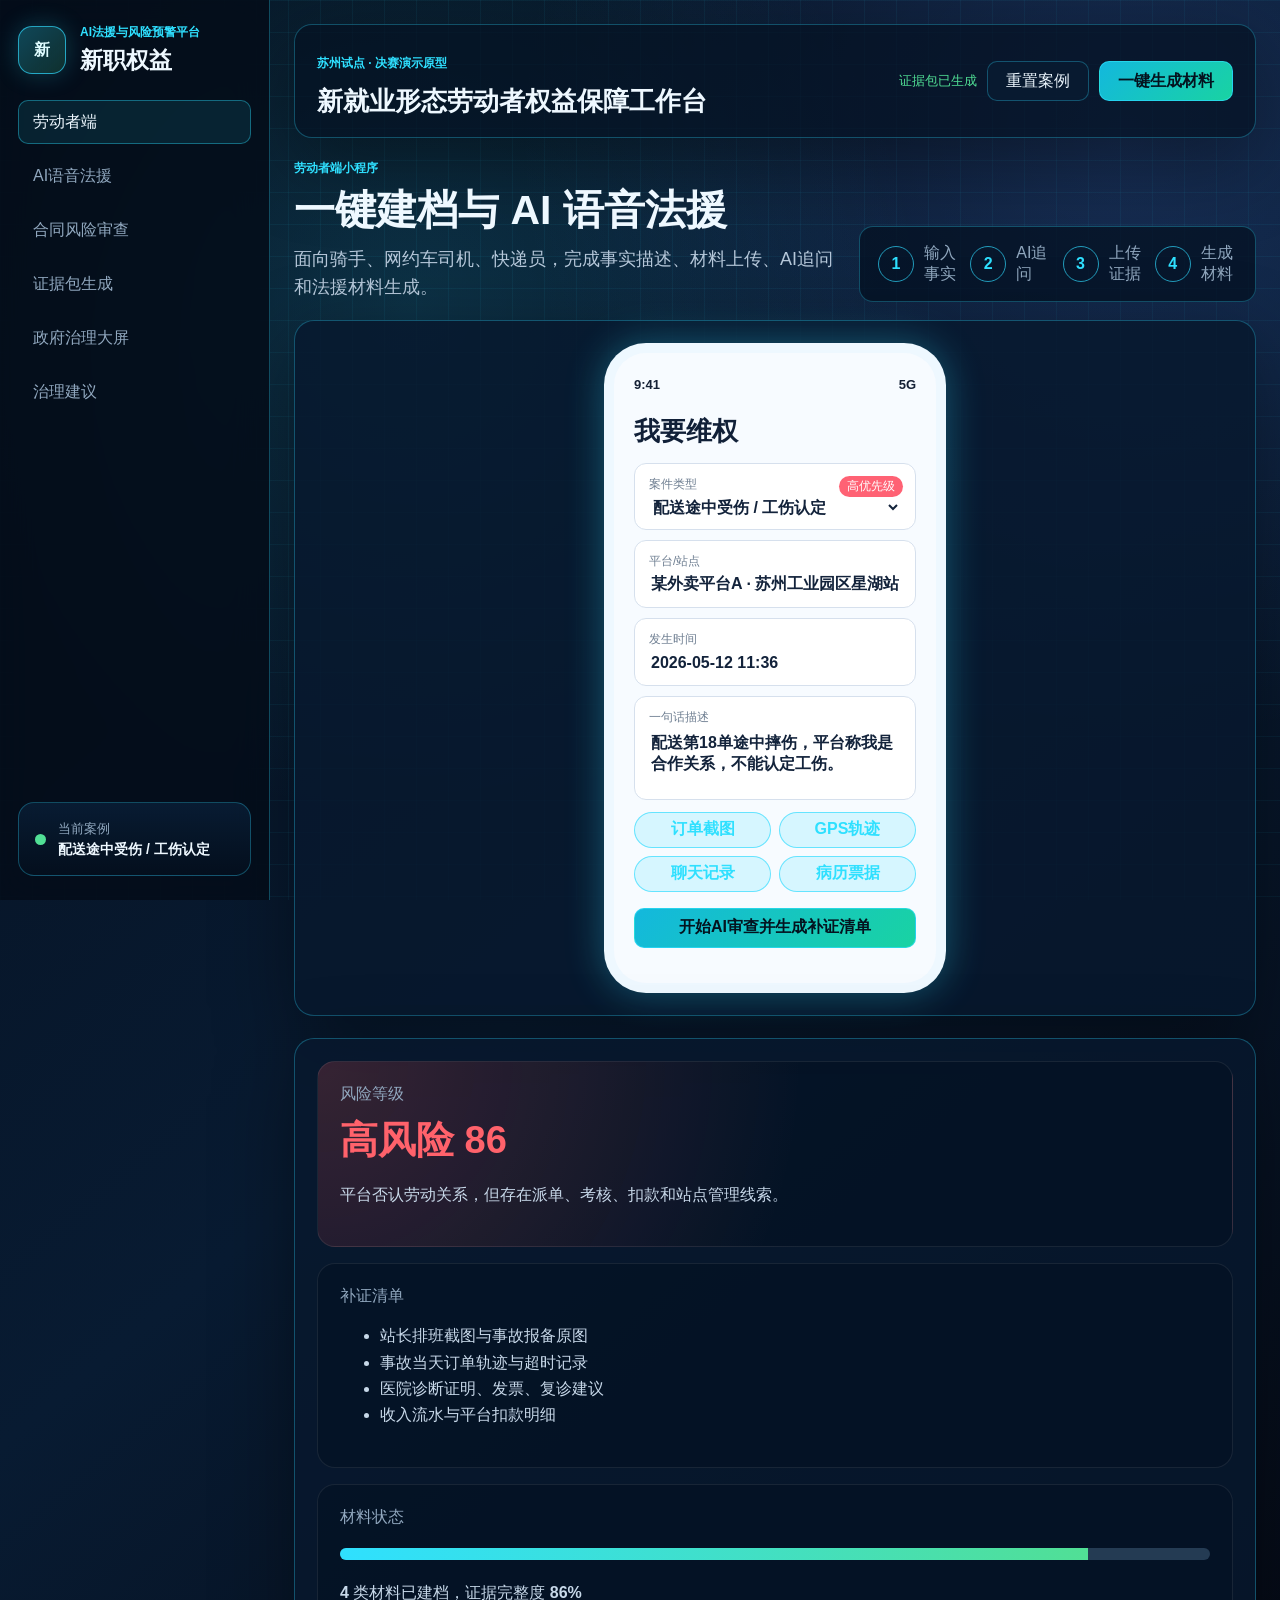
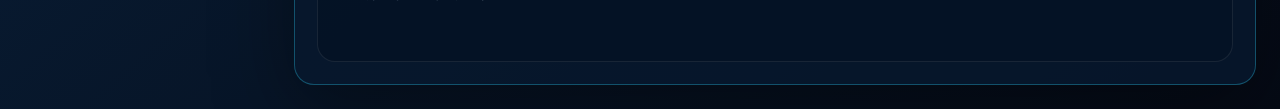
<file: index.html>
<!doctype html>
<html lang="zh-CN">
  <head>
    <meta charset="UTF-8" />
    <meta name="viewport" content="width=device-width, initial-scale=1.0" />
    <title>新职权益 · AI法援与风险预警平台</title>
    <meta http-equiv="refresh" content="0; url=./usable-platform.html?v=3" />
    <script>
      window.location.replace("./usable-platform.html?v=3");
    </script>
  </head>
  <body>
    <p>正在打开新职权益平台...</p>
  </body>
</html>
</file>
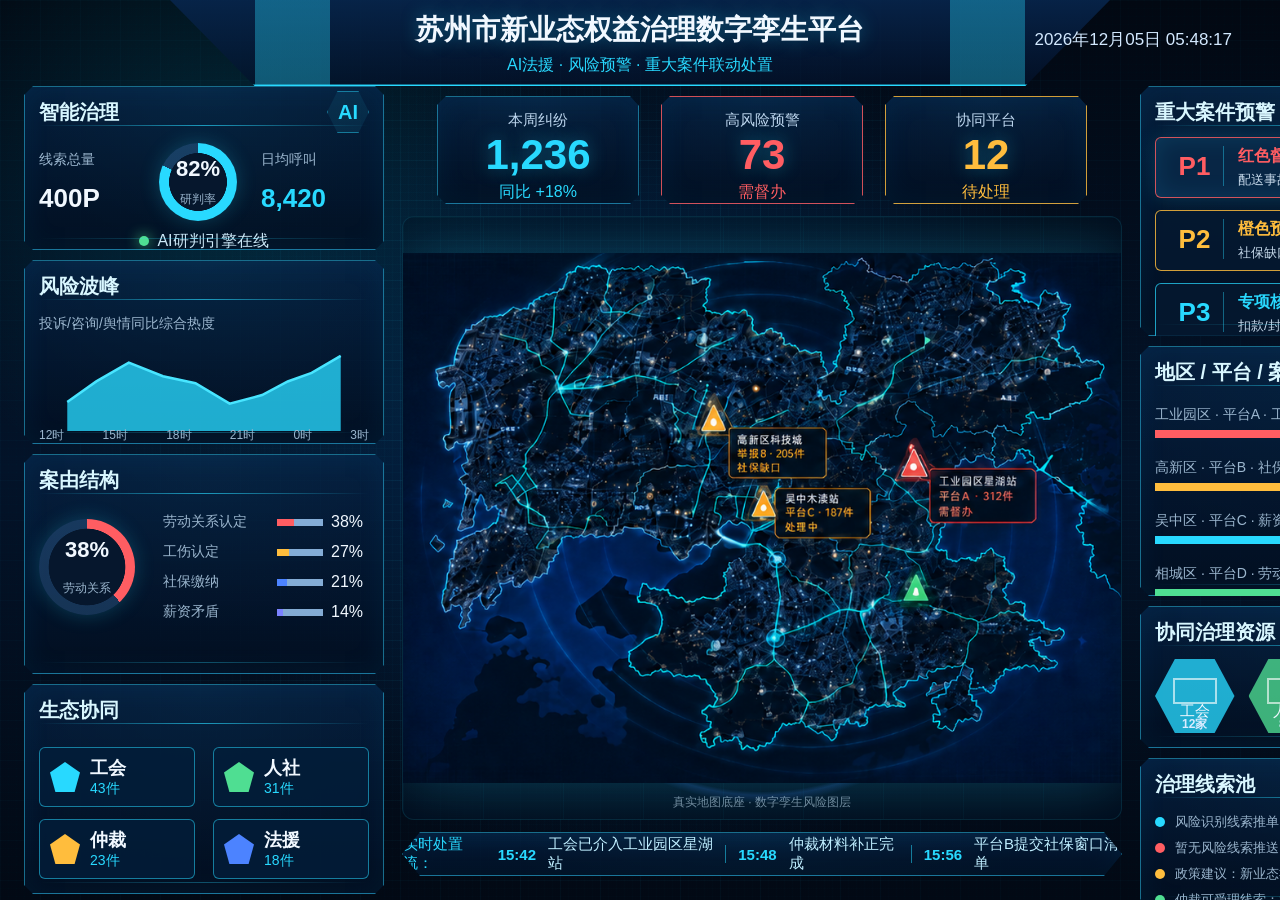
<file: gov-digital-twin-platform.html>
<!doctype html>
<html lang="zh-CN">
  <head>
    <meta charset="UTF-8" />
    <meta name="viewport" content="width=device-width, initial-scale=1.0" />
    <title>苏州市新业态权益治理数字孪生平台</title>
    <link rel="stylesheet" href="./gov-dashboard.css" />
  </head>
  <body>
    <div class="twin-platform">
      <header class="cockpit-header">
        <div class="header-frame" aria-hidden="true"></div>
        <div class="header-copy">
          <h1>苏州市新业态权益治理数字孪生平台</h1>
          <p>AI法援 · 风险预警 · 重大案件联动处置</p>
        </div>
        <time id="currentTime">2026年05月28日 16:30:00</time>
      </header>

      <main class="screen-grid">
        <aside class="left-rail">
          <section class="tech-card smart-card">
            <div class="card-title">
              <span>智能治理</span>
              <b>AI</b>
            </div>
            <div class="smart-layout">
              <div>
                <small>线索总量</small>
                <strong>400P</strong>
              </div>
              <div class="ring-meter" style="--value: 82">
                <span>82%</span>
                <em>研判率</em>
              </div>
              <div>
                <small>日均呼叫</small>
                <strong class="cyan">8,420</strong>
              </div>
            </div>
            <p class="online-state"><i></i>AI研判引擎在线</p>
          </section>

          <section class="tech-card wave-card">
            <div class="card-title"><span>风险波峰</span></div>
            <p>投诉/咨询/舆情同比综合热度</p>
            <svg viewBox="0 0 320 110" class="wave-chart" aria-hidden="true">
              <path class="area" d="M0,76 L34,52 L72,30 L112,46 L150,54 L190,78 L228,68 L258,52 L286,42 L320,22 L320,110 L0,110 Z" />
              <path class="line" d="M0,76 L34,52 L72,30 L112,46 L150,54 L190,78 L228,68 L258,52 L286,42 L320,22" />
            </svg>
            <div class="axis-labels">
              <span>12时</span><span>15时</span><span>18时</span><span>21时</span><span>0时</span><span>3时</span>
            </div>
          </section>

          <section class="tech-card cause-card">
            <div class="card-title"><span>案由结构</span></div>
            <div class="cause-layout">
              <div class="donut">
                <span>38%</span>
                <em>劳动关系</em>
              </div>
              <div class="cause-bars">
                <div class="cause-item" style="--w: 38%; --c: var(--red)"><span>劳动关系认定</span><i></i><b>38%</b></div>
                <div class="cause-item" style="--w: 27%; --c: var(--amber)"><span>工伤认定</span><i></i><b>27%</b></div>
                <div class="cause-item" style="--w: 21%; --c: var(--blue)"><span>社保缴纳</span><i></i><b>21%</b></div>
                <div class="cause-item" style="--w: 14%; --c: var(--violet)"><span>薪资矛盾</span><i></i><b>14%</b></div>
              </div>
            </div>
          </section>

          <section class="tech-card ecology-card">
            <div class="card-title"><span>生态协同</span></div>
            <div class="agency-grid">
              <div><i class="people"></i><strong>工会</strong><span>43件</span></div>
              <div><i class="people green"></i><strong>人社</strong><span>31件</span></div>
              <div><i class="book"></i><strong>仲裁</strong><span>23件</span></div>
              <div><i class="law"></i><strong>法援</strong><span>18件</span></div>
            </div>
            <p>证据链、咨询、调解、仲裁材料目录统一同步。</p>
          </section>
        </aside>

        <section class="center-stage">
          <div class="kpi-strip">
            <article>
              <span>本周纠纷</span>
              <strong>1,236</strong>
              <em>同比 +18%</em>
            </article>
            <article class="danger">
              <span>高风险预警</span>
              <strong>73</strong>
              <em>需督办</em>
            </article>
            <article class="amber">
              <span>协同平台</span>
              <strong>12</strong>
              <em>待处理</em>
            </article>
          </div>

          <div class="map-shell reference-map-mode" aria-label="苏州新业态权益治理数字孪生地图">
            <div class="map-glow" aria-hidden="true"></div>
            <img class="twin-map-core" src="./reference-map-core.png" alt="深色数字孪生苏州地图" />

            <div class="risk-pin red" style="left: 70%; top: 43%"></div>
            <div class="risk-label red" style="left: 72.5%; top: 45%">
              <strong>工业园区星湖站</strong>
              <span>平台A · 312件</span>
              <em>需督办</em>
            </div>

            <div class="risk-pin amber" style="left: 51%; top: 36%"></div>
            <div class="risk-label amber" style="left: 54%; top: 37%">
              <strong>高新区科技城</strong>
              <span>举报8 · 205件</span>
              <em>社保缺口</em>
            </div>

            <div class="risk-pin amber small" style="left: 57%; top: 52%"></div>
            <div class="risk-label amber small-label" style="left: 60%; top: 52%">
              <strong>吴中木渎站</strong>
              <span>平台C · 187件</span>
              <em>处理中</em>
            </div>

            <div class="risk-pin green small" style="left: 71%; top: 66%"></div>
            <div class="map-callout">
              <h2>红色督办中心</h2>
              <p>平台A星湖站：7日内5起配送事故报备。AI关联免责条款、夜间高峰派单与事故报备缺失，建议工会/人社/仲裁联动核查。</p>
            </div>
            <p class="map-attribution">真实地图底座 · 数字孪生风险图层</p>
          </div>

          <div class="live-ticker">
            <span>实时处置流：</span>
            <b>15:42</b> 工会已介入工业园区星湖站
            <i></i>
            <b>15:48</b> 仲裁材料补正完成
            <i></i>
            <b>15:56</b> 平台B提交社保窗口清单
          </div>
        </section>

        <aside class="right-rail">
          <section class="tech-card alert-card">
            <div class="card-title"><span>重大案件预警</span></div>
            <button class="case-alert red active" type="button" data-case="red">
              <b>P1</b>
              <span><strong>红色督办 · 工业园区星湖站</strong><em>配送事故多发，争议聚集需核查</em></span>
            </button>
            <button class="case-alert amber" type="button" data-case="amber">
              <b>P2</b>
              <span><strong>橙色预警 · 高新区科技城</strong><em>社保缺口波动环比 +42%</em></span>
            </button>
            <button class="case-alert cyan" type="button" data-case="cyan">
              <b>P3</b>
              <span><strong>专项核查 · 吴中木渎站</strong><em>扣款/封号争议处理中</em></span>
            </button>
          </section>

          <section class="tech-card cluster-card">
            <div class="card-title"><span>地区 / 平台 / 案由聚集</span></div>
            <div class="cluster-row" style="--w: 92%; --c: var(--red)">
              <span>工业园区 · 平台A · 工伤/欠薪</span><b>92</b>
            </div>
            <div class="cluster-row" style="--w: 74%; --c: var(--amber)">
              <span>高新区 · 平台B · 社保缴纳</span><b>74</b>
            </div>
            <div class="cluster-row" style="--w: 63%; --c: var(--cyan)">
              <span>吴中区 · 平台C · 薪资矛盾</span><b>63</b>
            </div>
            <div class="cluster-row" style="--w: 56%; --c: var(--green)">
              <span>相城区 · 平台D · 劳动关系认定</span><b>56</b>
            </div>
          </section>

          <section class="tech-card resource-card">
            <div class="card-title"><span>协同治理资源</span></div>
            <div class="resource-grid">
              <div class="hex cyan"><span>工会</span><b>12家</b></div>
              <div class="hex green"><span>人社</span><b>8家</b></div>
              <div class="hex amber"><span>仲裁</span><b>6家</b></div>
              <div class="hex blue"><span>法援</span><b>7家</b></div>
            </div>
          </section>

          <section class="tech-card clue-card">
            <div class="card-title"><span>治理线索池</span></div>
            <ul>
              <li><i class="cyan-dot"></i>风险识别线索推单已生成</li>
              <li><i class="red-dot"></i>暂无风险线索推送 5 个</li>
              <li><i class="amber-dot"></i>政策建议：新业态社保补贴试点</li>
              <li><i class="green-dot"></i>仲裁可受理线索：23条</li>
            </ul>
          </section>
        </aside>
      </main>
    </div>

    <script src="./gov-dashboard.js"></script>
  </body>
</html>
</file>
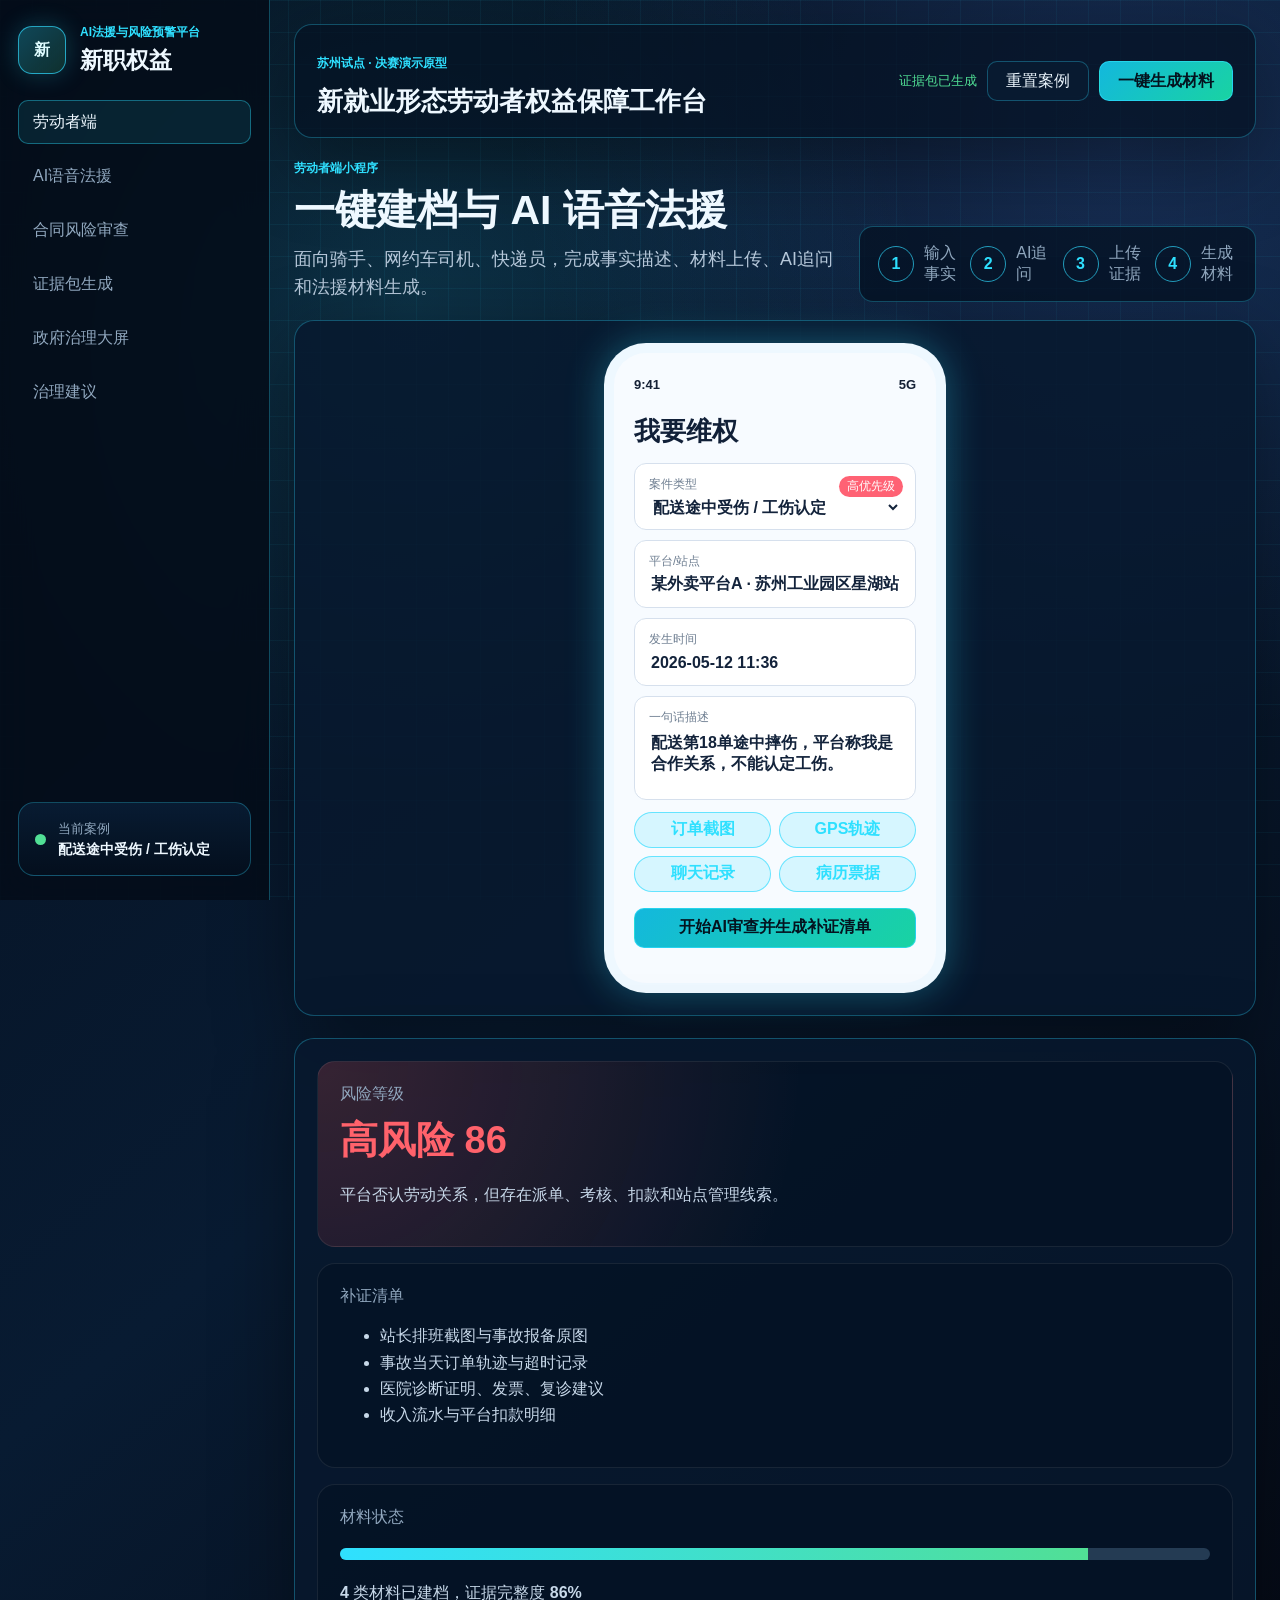
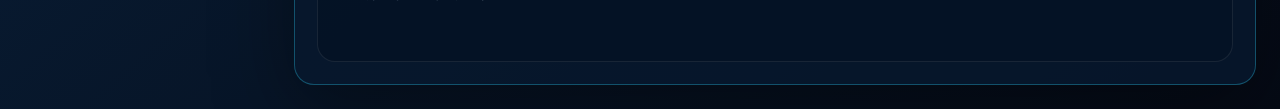
<file: usable-platform.html>
<!doctype html>
<html lang="zh-CN">
  <head>
    <meta charset="UTF-8" />
    <meta name="viewport" content="width=device-width, initial-scale=1.0" />
    <title>新职权益 · AI法援与风险预警平台</title>
    <link rel="stylesheet" href="./usable-platform.css" />
  </head>
  <body>
    <div class="platform-shell">
      <aside class="platform-sidebar">
        <div class="brand-block">
          <div class="brand-icon">新</div>
          <div>
            <span>AI法援与风险预警平台</span>
            <strong>新职权益</strong>
          </div>
        </div>
        <nav class="side-nav" aria-label="主导航">
          <button class="active" type="button" data-page="worker">劳动者端</button>
          <button type="button" data-page="chat">AI语音法援</button>
          <button type="button" data-page="contract">合同风险审查</button>
          <button type="button" data-page="evidence">证据包生成</button>
          <button type="button" data-page="govern">政府治理大屏</button>
          <button type="button" data-page="policy">治理建议</button>
        </nav>
        <div class="case-mini">
          <span class="status-dot"></span>
          <div>
            <small>当前案例</small>
            <b id="miniCaseName">配送途中受伤 / 工伤认定</b>
          </div>
        </div>
      </aside>

      <main class="platform-main">
        <header class="platform-topbar">
          <div>
            <p>苏州试点 · 决赛演示原型</p>
            <h1>新就业形态劳动者权益保障工作台</h1>
          </div>
          <div class="topbar-actions">
            <span id="saveState">未保存</span>
            <button class="secondary" id="resetDemo" type="button">重置案例</button>
            <button class="primary" id="quickRun" type="button">一键生成材料</button>
          </div>
        </header>

        <section class="page active" id="page-worker">
          <div class="hero-row">
            <div>
              <span class="page-kicker">劳动者端小程序</span>
              <h2>一键建档与 AI 语音法援</h2>
              <p>面向骑手、网约车司机、快递员，完成事实描述、材料上传、AI追问和法援材料生成。</p>
            </div>
            <div class="workflow-strip">
              <b>1</b><span>输入事实</span><b>2</b><span>AI追问</span><b>3</b><span>上传证据</span><b>4</b><span>生成材料</span>
            </div>
          </div>

          <div class="worker-grid">
            <section class="phone-panel">
              <div class="phone-frame">
                <div class="phone-status"><span>9:41</span><span>5G</span></div>
                <h3>我要维权</h3>
                <div class="field-card">
                  <small>案件类型</small>
                  <select id="caseType">
                    <option>配送途中受伤 / 工伤认定</option>
                    <option>平台扣款 / 薪资争议</option>
                    <option>社保缺失 / 参保咨询</option>
                    <option>劳动关系认定</option>
                  </select>
                  <em>高优先级</em>
                </div>
                <label class="field-card">
                  <small>平台/站点</small>
                  <input id="platformName" value="某外卖平台A · 苏州工业园区星湖站" />
                </label>
                <label class="field-card">
                  <small>发生时间</small>
                  <input id="incidentTime" value="2026-05-12 11:36" />
                </label>
                <label class="field-card">
                  <small>一句话描述</small>
                  <textarea id="caseDesc">配送第18单途中摔伤，平台称我是合作关系，不能认定工伤。</textarea>
                </label>
                <div class="upload-grid">
                  <button type="button" data-evidence="订单截图">订单截图</button>
                  <button type="button" data-evidence="GPS轨迹">GPS轨迹</button>
                  <button type="button" data-evidence="聊天记录">聊天记录</button>
                  <button type="button" data-evidence="病历票据">病历票据</button>
                </div>
                <button class="wide-action" id="startCase" type="button">开始AI审查并生成补证清单</button>
              </div>
            </section>

            <section class="worker-output">
              <div class="output-card hot">
                <span>风险等级</span>
                <strong id="workerRisk">高风险 86</strong>
                <p id="workerRiskText">平台否认劳动关系，但存在派单、考核、扣款和站点管理线索。</p>
              </div>
              <div class="output-card">
                <span>补证清单</span>
                <ul id="supplementList">
                  <li>站长排班截图与事故报备原图</li>
                  <li>事故当天订单轨迹与超时记录</li>
                  <li>医院诊断证明、发票、复诊建议</li>
                  <li>收入流水与平台扣款明细</li>
                </ul>
              </div>
              <div class="output-card">
                <span>材料状态</span>
                <div class="material-progress"><i style="--w: 86%"></i></div>
                <p><b id="materialCount">4</b> 类材料已建档，证据完整度 <b id="evidenceScore">86%</b></p>
              </div>
            </section>
          </div>
        </section>

        <section class="page" id="page-chat">
          <div class="page-head"><span class="page-kicker">AI Legal Assistant</span><h2>AI 语音法援顾问</h2></div>
          <div class="chat-grid">
            <section class="voice-card">
              <h3>正在语音问诊</h3>
              <div class="waveform" aria-hidden="true"><i></i><i></i><i></i><i></i><i></i><i></i><i></i><i></i><i></i><i></i></div>
              <button class="primary" id="continueVoice" type="button">继续语音</button>
              <button class="secondary" id="generateLegal" type="button">生成材料</button>
            </section>
            <section class="chat-card">
              <div class="message user">平台说我是合作关系，不能认定工伤，我该怎么办？</div>
              <div class="message ai">先固定三类证据：平台管理控制、事故发生于配送任务中、收入结算与考核扣款。</div>
              <div class="message ai">我已生成：补证清单、仲裁申请摘要、律师复核提示。</div>
              <div class="message system" id="chatDynamic">下一步：补充站长排班截图与事故报备原图。</div>
            </section>
            <section class="legal-output-card">
              <h3>本案法援输出</h3>
              <article><b>争议焦点</b><span>平台是否对骑手形成实际管理控制</span></article>
              <article><b>主张路径</b><span>确认劳动关系；或主张职业伤害保障责任</span></article>
              <article><b>时限提醒</b><span>事故材料建议在48小时内完成固化</span></article>
            </section>
          </div>
        </section>

        <section class="page" id="page-contract">
          <div class="page-head"><span class="page-kicker">合同审查 Agent</span><h2>NLP 条款解析与替代建议</h2></div>
          <div class="contract-grid">
            <section class="contract-editor">
              <textarea id="contractText">第2.1条 双方为合作承揽关系，不构成劳动关系。
第4.3条 乙方应接受平台派单、站点排班和配送时效考核。
第6.4条 配送途中发生事故由乙方自行承担，平台不承担任何责任。
第8.2条 平台可根据运营规则单方调整结算标准并扣除服务费用。</textarea>
              <button class="primary" id="reviewContract" type="button">开始审查</button>
            </section>
            <section class="contract-result">
              <div class="risk-summary"><b id="contractScore">高风险 92</b><span>识别到 4 项关键风险条款</span></div>
              <div id="clauseList" class="clause-list"></div>
            </section>
          </div>
        </section>

        <section class="page" id="page-evidence">
          <div class="page-head"><span class="page-kicker">证据链 Agent</span><h2>多源材料固化与哈希存证</h2></div>
          <div class="evidence-grid">
            <section class="evidence-source">
              <button type="button" data-evidence="接单记录">接单记录</button>
              <button type="button" data-evidence="聊天记录">聊天记录</button>
              <button type="button" data-evidence="支付记录">支付记录</button>
              <button type="button" data-evidence="定位轨迹">定位轨迹</button>
              <button type="button" data-evidence="医疗票据">医疗票据</button>
              <button type="button" data-evidence="事故报备">事故报备</button>
              <button class="primary" id="buildEvidence" type="button">生成证据包</button>
            </section>
            <section class="evidence-package">
              <div class="evidence-meta">
                <article><span>证据完整度</span><b id="packageScore">86%</b></article>
                <article><span>材料数量</span><b id="packageCount">6类23项</b></article>
                <article><span>可读摘要</span><b>已生成</b></article>
              </div>
              <div class="timeline-list" id="evidenceTimeline"></div>
              <button class="secondary" id="downloadPackage" type="button">下载证据包 JSON</button>
            </section>
          </div>
        </section>

        <section class="page" id="page-govern">
          <div class="page-head"><span class="page-kicker">Government Twin</span><h2>政府治理数字孪生大屏</h2></div>
          <div class="govern-frame"><iframe title="政府治理数字孪生大屏" src="./gov-digital-twin-platform.html"></iframe></div>
        </section>

        <section class="page" id="page-policy">
          <div class="page-head"><span class="page-kicker">治理建议 Agent</span><h2>数据驱动法规与治理建议</h2></div>
          <div class="policy-grid">
            <section class="signal-chain">
              <h3>数据证据链</h3>
              <article><b>01</b><span>劳动关系认定争议占38%</span></article>
              <article><b>02</b><span>事故报备材料48小时后缺失率上升31%</span></article>
              <article><b>03</b><span>社保缺口咨询集中于3类平台协议</span></article>
              <article><b>04</b><span>扣款/封号争议与规则变更日志相关</span></article>
            </section>
            <section class="recommendations">
              <article class="red"><b>平台协议合规专项审查</b><p>建立协议备案与高风险条款红线审查清单。</p><em>依据：高风险条款触发 437 次</em></article>
              <article class="amber"><b>职业伤害保障快速认定通道</b><p>对配送途中事故建立48小时证据固化入口。</p><em>预计：证据完整度提升 30%+</em></article>
              <article class="cyan"><b>新业态社保缺口分层补贴试点</b><p>按平台类型、收入区间、从业时长形成分担建议。</p><em>目标：重点区域覆盖 10万人</em></article>
              <article class="green"><b>平台算法管理透明度要求</b><p>保留派单、考核、封禁、扣款规则变更日志。</p><em>效果：事实核验周期下降 40%</em></article>
            </section>
          </div>
        </section>
      </main>
    </div>

    <div class="toast" id="toast"></div>
    <script src="./usable-platform.js?v=3"></script>
  </body>
</html>
</file>
<file: gov-dashboard.css>
:root {
  color-scheme: dark;
  --bg: #020914;
  --panel: rgba(3, 20, 42, 0.88);
  --panel-2: rgba(5, 32, 64, 0.78);
  --cyan: #28d9ff;
  --cyan-soft: rgba(40, 217, 255, 0.26);
  --blue: #4c83ff;
  --green: #4fde92;
  --amber: #ffbd3d;
  --red: #ff5d62;
  --violet: #7b82ff;
  --text: #f1f8ff;
  --muted: #9bb6ce;
  --line: rgba(49, 211, 255, 0.48);
  --shadow: 0 0 28px rgba(19, 198, 255, 0.22);
}

* {
  box-sizing: border-box;
}

html,
body {
  margin: 0;
  width: 100%;
  min-width: 1440px;
  min-height: 820px;
  background: var(--bg);
  color: var(--text);
  font-family: "Microsoft YaHei", "PingFang SC", Arial, sans-serif;
  overflow: hidden;
}

button {
  font: inherit;
}

.twin-platform {
  position: relative;
  width: 100vw;
  height: 100vh;
  overflow: hidden;
  background:
    radial-gradient(circle at 50% 48%, rgba(0, 99, 180, 0.28), transparent 35vw),
    radial-gradient(circle at 18% 20%, rgba(0, 221, 255, 0.14), transparent 26vw),
    linear-gradient(180deg, #020812 0%, #031329 52%, #020914 100%);
}

.twin-platform::before {
  position: absolute;
  inset: 0;
  content: "";
  background-image:
    linear-gradient(rgba(40, 217, 255, 0.08) 1px, transparent 1px),
    linear-gradient(90deg, rgba(40, 217, 255, 0.08) 1px, transparent 1px),
    linear-gradient(rgba(40, 217, 255, 0.04) 1px, transparent 1px),
    linear-gradient(90deg, rgba(40, 217, 255, 0.04) 1px, transparent 1px);
  background-size: 40px 40px, 40px 40px, 8px 8px, 8px 8px;
  mask-image: radial-gradient(circle at 50% 48%, rgba(0, 0, 0, 0.88), rgba(0, 0, 0, 0.22) 70%);
  pointer-events: none;
}

.cockpit-header {
  position: relative;
  z-index: 2;
  height: 86px;
  display: grid;
  place-items: center;
}

.header-frame {
  position: absolute;
  top: 0;
  left: 50%;
  width: 940px;
  height: 86px;
  transform: translateX(-50%);
  clip-path: polygon(0 0, 100% 0, 91% 100%, 9% 100%);
  border-bottom: 1px solid var(--cyan);
  background:
    linear-gradient(90deg, transparent 0 9%, rgba(40, 217, 255, 0.35) 9% 17%, transparent 17% 83%, rgba(40, 217, 255, 0.35) 83% 91%, transparent 91%),
    linear-gradient(180deg, rgba(7, 37, 76, 0.9), rgba(3, 17, 42, 0.72));
  box-shadow: inset 0 -1px 0 rgba(40, 217, 255, 0.45), 0 0 26px rgba(40, 217, 255, 0.2);
}

.header-copy {
  position: relative;
  text-align: center;
}

.header-copy h1 {
  margin: 0;
  font-size: clamp(28px, 2.05vw, 38px);
  font-weight: 900;
  letter-spacing: 0;
  text-shadow: 0 0 18px rgba(40, 217, 255, 0.36);
}

.header-copy p {
  margin: 6px 0 0;
  color: var(--cyan);
  font-size: 16px;
}

#currentTime {
  position: absolute;
  top: 28px;
  right: 48px;
  color: #d3e9ff;
  font-size: 17px;
}

.screen-grid {
  position: relative;
  z-index: 1;
  display: grid;
  grid-template-columns: 360px minmax(720px, 1fr) 390px;
  gap: 18px;
  height: calc(100vh - 86px);
  padding: 0 24px 24px;
}

.left-rail,
.right-rail,
.center-stage {
  min-height: 0;
}

.left-rail,
.right-rail {
  display: grid;
  gap: 10px;
}

.left-rail {
  grid-template-rows: 164px 184px 220px minmax(210px, 1fr);
}

.right-rail {
  grid-template-rows: 250px 250px 142px minmax(150px, 1fr);
}

.center-stage {
  display: flex;
  flex-direction: column;
  gap: 12px;
}

.tech-card,
.kpi-strip article,
.live-ticker {
  position: relative;
  border: 1px solid var(--line);
  background:
    linear-gradient(180deg, rgba(5, 32, 65, 0.82), rgba(2, 14, 32, 0.9)),
    radial-gradient(circle at 50% 0, rgba(40, 217, 255, 0.18), transparent 70%);
  box-shadow: var(--shadow), inset 0 0 28px rgba(18, 150, 230, 0.08);
}

.tech-card {
  padding: 12px 14px;
  clip-path: polygon(0 9px, 9px 0, calc(100% - 9px) 0, 100% 9px, 100% calc(100% - 9px), calc(100% - 9px) 100%, 9px 100%, 0 calc(100% - 9px));
}

.tech-card::before,
.tech-card::after {
  position: absolute;
  right: 14px;
  left: 14px;
  height: 1px;
  content: "";
  background: linear-gradient(90deg, transparent, var(--cyan), transparent);
  opacity: 0.65;
}

.tech-card::before {
  top: 38px;
}

.tech-card::after {
  bottom: 10px;
  opacity: 0.32;
}

.card-title {
  display: flex;
  align-items: center;
  justify-content: space-between;
  height: 26px;
  color: #d9f7ff;
  font-size: 20px;
  font-weight: 800;
}

.card-title b {
  display: grid;
  place-items: center;
  width: 42px;
  height: 42px;
  border: 1px solid rgba(40, 217, 255, 0.45);
  clip-path: polygon(25% 0, 75% 0, 100% 50%, 75% 100%, 25% 100%, 0 50%);
  color: var(--cyan);
  background: rgba(40, 217, 255, 0.08);
}

.smart-layout {
  display: grid;
  grid-template-columns: 1fr 90px 1fr;
  align-items: center;
  gap: 12px;
  margin-top: 18px;
}

.smart-layout small,
.wave-card p,
.ecology-card p,
.cause-bars span,
.cluster-row span,
.clue-card li {
  color: var(--muted);
  font-size: 14px;
}

.smart-layout strong {
  display: block;
  margin-top: 14px;
  font-size: 26px;
}

.cyan {
  color: var(--cyan);
}

.ring-meter,
.donut {
  position: relative;
  display: grid;
  place-items: center;
  border-radius: 50%;
  background:
    radial-gradient(circle at center, #06172d 52%, transparent 53%),
    conic-gradient(var(--cyan) 0 calc(var(--value, 82) * 1%), rgba(45, 100, 150, 0.48) 0);
  box-shadow: 0 0 20px rgba(40, 217, 255, 0.22);
}

.ring-meter {
  width: 78px;
  height: 78px;
}

.ring-meter span,
.donut span {
  font-size: 22px;
  font-weight: 900;
}

.ring-meter em,
.donut em {
  margin-top: -18px;
  color: var(--muted);
  font-size: 12px;
  font-style: normal;
}

.online-state {
  margin: 10px 0 0;
  text-align: center;
  color: #cce8f7;
}

.online-state i {
  display: inline-block;
  width: 10px;
  height: 10px;
  margin-right: 8px;
  border-radius: 50%;
  background: var(--green);
  box-shadow: 0 0 14px var(--green);
}

.wave-card p {
  margin: 16px 0 4px;
}

.wave-chart {
  display: block;
  width: 100%;
  height: 94px;
}

.wave-chart .area {
  fill: rgba(40, 217, 255, 0.78);
}

.wave-chart .line {
  fill: none;
  stroke: #48e5ff;
  stroke-width: 3;
}

.axis-labels {
  display: flex;
  justify-content: space-between;
  margin-top: -4px;
  color: var(--muted);
  font-size: 12px;
}

.cause-layout {
  display: grid;
  grid-template-columns: 104px 1fr;
  align-items: center;
  gap: 20px;
  margin-top: 20px;
}

.donut {
  --value: 38;
  width: 96px;
  height: 96px;
  background:
    radial-gradient(circle at center, #06172d 56%, transparent 57%),
    conic-gradient(var(--red) 0 38%, rgba(50, 99, 150, 0.42) 38% 100%);
}

.cause-bars {
  display: grid;
  gap: 12px;
}

.cause-item {
  display: grid;
  grid-template-columns: 106px 1fr 38px;
  align-items: center;
  min-height: 18px;
  gap: 8px;
}

.cause-item i {
  position: relative;
  height: 7px;
  background: rgba(160, 205, 250, 0.82);
}

.cause-item i::before {
  position: absolute;
  inset: 0 auto 0 0;
  width: var(--w);
  content: "";
  background: var(--c);
}

.cause-item b {
  color: var(--text);
  font-weight: 500;
}

.agency-grid {
  display: grid;
  grid-template-columns: 1fr 1fr;
  gap: 12px 18px;
  margin-top: 24px;
}

.agency-grid div {
  display: grid;
  grid-template-columns: 40px 1fr;
  align-items: center;
  min-height: 54px;
  padding: 8px 10px;
  border: 1px solid rgba(40, 217, 255, 0.52);
  border-radius: 6px;
  background: rgba(3, 30, 58, 0.82);
}

.agency-grid strong {
  font-size: 18px;
  font-weight: 700;
}

.agency-grid span {
  grid-column: 2;
  color: var(--cyan);
  font-size: 14px;
}

.agency-grid i {
  grid-row: span 2;
  width: 30px;
  height: 30px;
  background: var(--cyan);
  clip-path: polygon(50% 0, 100% 35%, 82% 100%, 18% 100%, 0 35%);
}

.agency-grid .green {
  background: var(--green);
}

.agency-grid .book {
  background: var(--amber);
}

.agency-grid .law {
  background: var(--blue);
}

.ecology-card p {
  margin: 16px 0 0;
  line-height: 1.45;
}

.kpi-strip {
  display: flex;
  justify-content: center;
  gap: 22px;
  height: 118px;
  padding-top: 10px;
}

.kpi-strip article {
  width: 202px;
  height: 108px;
  padding: 14px 22px;
  text-align: center;
  clip-path: polygon(9px 0, calc(100% - 9px) 0, 100% 10px, 100% calc(100% - 9px), calc(100% - 9px) 100%, 9px 100%, 0 calc(100% - 9px), 0 9px);
}

.kpi-strip article span {
  display: block;
  color: #bed7ef;
  font-size: 15px;
}

.kpi-strip article strong {
  display: block;
  margin-top: 4px;
  color: var(--cyan);
  font-size: 42px;
  line-height: 1;
  text-shadow: 0 0 18px rgba(40, 217, 255, 0.35);
}

.kpi-strip article em {
  display: block;
  margin-top: 6px;
  color: var(--cyan);
  font-style: normal;
}

.kpi-strip .danger {
  border-color: rgba(255, 93, 98, 0.82);
}

.kpi-strip .danger strong,
.kpi-strip .danger em {
  color: var(--red);
}

.kpi-strip .amber {
  border-color: rgba(255, 189, 61, 0.82);
}

.kpi-strip .amber strong,
.kpi-strip .amber em {
  color: var(--amber);
}

.map-shell {
  position: relative;
  flex: 1;
  min-height: 0;
  border: 1px solid rgba(40, 217, 255, 0.2);
  border-radius: 12px;
  overflow: hidden;
  background:
    radial-gradient(circle at 55% 50%, rgba(31, 193, 255, 0.24), transparent 36%),
    radial-gradient(circle at 50% 62%, rgba(0, 49, 96, 0.8), transparent 48%);
}

.map-shell::before {
  position: absolute;
  inset: 0;
  content: "";
  background-image:
    linear-gradient(rgba(40, 217, 255, 0.11) 1px, transparent 1px),
    linear-gradient(90deg, rgba(40, 217, 255, 0.11) 1px, transparent 1px);
  background-size: 80px 80px;
  opacity: 0.35;
  pointer-events: none;
}

.map-glow {
  position: absolute;
  inset: 10% 9% 2%;
  border-radius: 50%;
  background:
    radial-gradient(circle, transparent 50%, rgba(40, 217, 255, 0.18) 51%, transparent 53%),
    radial-gradient(circle, transparent 63%, rgba(63, 126, 255, 0.18) 64%, transparent 66%);
  filter: blur(0.2px);
  animation: rotate-scan 18s linear infinite;
}

@keyframes rotate-scan {
  to {
    transform: rotate(360deg);
  }
}

.twin-map {
  position: absolute;
  inset: 0;
  width: 100%;
  height: 100%;
  overflow: visible;
}

.twin-map-core {
  position: absolute;
  inset: 0;
  width: 100%;
  height: 100%;
  object-fit: contain;
  object-position: center;
  filter: drop-shadow(0 0 34px rgba(40, 217, 255, 0.28));
}

.reference-map-mode {
  border-color: rgba(40, 217, 255, 0.14);
  background:
    radial-gradient(circle at 52% 48%, rgba(20, 141, 255, 0.2), transparent 42%),
    linear-gradient(180deg, rgba(1, 9, 24, 0.45), rgba(1, 11, 28, 0.78));
}

.reference-map-mode .risk-pin,
.reference-map-mode .risk-label,
.reference-map-mode .map-callout {
  display: none;
}

.map-image {
  filter: grayscale(0.78) brightness(0.5) sepia(0.9) hue-rotate(152deg) saturate(2.05) contrast(1.44);
  opacity: 0.92;
}

.region-shade {
  fill: rgba(0, 18, 42, 0.54);
}

.region-fill {
  fill: rgba(0, 224, 255, 0.12);
}

.region-depth {
  fill: none;
  stroke-width: 2;
  opacity: 0.42;
}

.depth-1 {
  transform: translateY(18px);
  stroke: #2e6dff;
}

.depth-2 {
  transform: translateY(32px);
  stroke: rgba(40, 217, 255, 0.55);
}

.region-outline {
  fill: none;
  stroke: var(--cyan);
  stroke-width: 3;
  stroke-linejoin: round;
}

.district-lines path,
.road-network path,
.node-links path {
  fill: none;
  stroke-linecap: round;
  stroke-linejoin: round;
}

.district-lines path {
  stroke: rgba(40, 217, 255, 0.72);
  stroke-width: 1.4;
}

.road-network path {
  stroke: rgba(41, 255, 248, 0.72);
  stroke-width: 2.2;
  filter: drop-shadow(0 0 7px rgba(40, 217, 255, 0.8));
}

.scan-rings circle {
  fill: none;
  stroke: rgba(40, 217, 255, 0.2);
  stroke-width: 1.8;
}

.node-links path {
  stroke: rgba(87, 236, 255, 0.42);
  stroke-width: 1.4;
}

.risk-pin {
  position: absolute;
  width: 46px;
  height: 46px;
  transform: translate(-50%, -50%);
  clip-path: polygon(50% 4%, 94% 88%, 6% 88%);
  background: var(--red);
  border: 2px solid rgba(255, 255, 255, 0.88);
  box-shadow: 0 0 0 12px rgba(255, 93, 98, 0.16), 0 0 36px var(--red);
}

.risk-pin::after {
  position: absolute;
  top: 56%;
  left: 50%;
  width: 9px;
  height: 9px;
  border-radius: 50%;
  content: "";
  transform: translate(-50%, -50%);
  background: #fff;
}

.risk-pin.amber {
  background: var(--amber);
  box-shadow: 0 0 0 12px rgba(255, 189, 61, 0.16), 0 0 32px var(--amber);
}

.risk-pin.green {
  background: var(--green);
  box-shadow: 0 0 0 12px rgba(79, 222, 146, 0.16), 0 0 32px var(--green);
}

.risk-pin.small {
  width: 38px;
  height: 38px;
}

.risk-pin.focus {
  z-index: 6;
  transform: translate(-50%, -50%) scale(1.18);
}

.risk-label {
  position: absolute;
  width: 156px;
  padding: 8px 10px;
  border: 1px solid rgba(255, 93, 98, 0.82);
  border-radius: 5px;
  background: rgba(5, 18, 34, 0.92);
  box-shadow: 0 0 18px rgba(255, 93, 98, 0.18);
}

.risk-label strong,
.risk-label span,
.risk-label em {
  display: block;
}

.risk-label strong {
  font-size: 14px;
}

.risk-label span,
.risk-label em {
  margin-top: 3px;
  font-size: 12px;
}

.risk-label span {
  color: var(--red);
}

.risk-label em {
  color: var(--amber);
  font-style: normal;
}

.risk-label.amber {
  border-color: rgba(255, 189, 61, 0.82);
  box-shadow: 0 0 18px rgba(255, 189, 61, 0.18);
}

.risk-label.amber span,
.risk-label.amber em {
  color: var(--amber);
}

.risk-label.focus {
  z-index: 7;
  box-shadow: 0 0 28px rgba(40, 217, 255, 0.38);
}

.small-label {
  width: 138px;
}

.map-callout {
  position: absolute;
  left: 12%;
  top: 23%;
  width: 350px;
  padding: 18px 20px;
  border: 1px solid rgba(40, 217, 255, 0.72);
  border-radius: 8px;
  background: rgba(3, 24, 45, 0.92);
  box-shadow: 0 0 24px rgba(40, 217, 255, 0.22);
}

.map-callout h2 {
  margin: 0 0 10px;
  color: var(--cyan);
  font-size: 20px;
}

.map-callout p {
  margin: 0;
  color: #d3eafd;
  font-size: 14px;
  line-height: 1.55;
}

.map-attribution {
  position: absolute;
  left: 50%;
  bottom: 8px;
  margin: 0;
  transform: translateX(-50%);
  color: rgba(190, 219, 238, 0.58);
  font-size: 12px;
}

.live-ticker {
  height: 44px;
  display: flex;
  align-items: center;
  justify-content: center;
  gap: 12px;
  clip-path: polygon(18px 0, calc(100% - 18px) 0, 100% 50%, calc(100% - 18px) 100%, 18px 100%, 0 50%);
  color: #bfeeff;
  font-size: 15px;
}

.live-ticker span,
.live-ticker b {
  color: var(--cyan);
}

.live-ticker i {
  width: 1px;
  height: 18px;
  background: rgba(40, 217, 255, 0.52);
}

.case-alert {
  display: grid;
  grid-template-columns: 58px 1fr;
  gap: 14px;
  width: 100%;
  min-height: 58px;
  margin-top: 12px;
  padding: 8px 10px;
  border: 1px solid rgba(40, 217, 255, 0.56);
  border-radius: 6px;
  background: rgba(5, 25, 48, 0.86);
  color: var(--text);
  text-align: left;
}

.case-alert b {
  display: grid;
  place-items: center;
  height: 40px;
  border-right: 1px solid rgba(40, 217, 255, 0.4);
  color: var(--cyan);
  font-size: 26px;
}

.case-alert strong,
.case-alert em {
  display: block;
}

.case-alert strong {
  color: var(--cyan);
  font-size: 16px;
}

.case-alert em {
  margin-top: 4px;
  color: #c6d9ea;
  font-size: 13px;
  font-style: normal;
}

.case-alert.red {
  border-color: rgba(255, 93, 98, 0.82);
}

.case-alert.red b,
.case-alert.red strong {
  color: var(--red);
}

.case-alert.amber {
  border-color: rgba(255, 189, 61, 0.82);
}

.case-alert.amber b,
.case-alert.amber strong {
  color: var(--amber);
}

.case-alert.cyan {
  border-color: rgba(40, 217, 255, 0.72);
}

.case-alert.cyan b,
.case-alert.cyan strong {
  color: var(--cyan);
}

.case-alert.active {
  background: rgba(9, 39, 70, 0.96);
  box-shadow: inset 0 0 24px rgba(40, 217, 255, 0.12), 0 0 20px rgba(40, 217, 255, 0.16);
}

.cluster-card {
  padding-bottom: 18px;
}

.cluster-row {
  position: relative;
  display: grid;
  grid-template-columns: 1fr 32px;
  gap: 10px;
  align-items: end;
  margin-top: 18px;
  padding-bottom: 14px;
}

.cluster-row::before,
.cluster-row::after {
  position: absolute;
  left: 0;
  bottom: 0;
  height: 8px;
  content: "";
}

.cluster-row::before {
  width: calc(100% - 38px);
  background: rgba(156, 204, 255, 0.72);
}

.cluster-row::after {
  width: var(--w);
  max-width: calc(100% - 38px);
  background: var(--c);
}

.cluster-row b {
  color: var(--c);
  font-size: 18px;
}

.resource-grid {
  display: grid;
  grid-template-columns: repeat(4, 1fr);
  gap: 14px;
  margin-top: 14px;
}

.hex {
  position: relative;
  display: grid;
  place-items: center;
  height: 74px;
  color: var(--text);
}

.hex::before {
  position: absolute;
  inset: 0;
  content: "";
  clip-path: polygon(25% 0, 75% 0, 100% 50%, 75% 100%, 25% 100%, 0 50%);
  background: color-mix(in srgb, var(--hc) 78%, transparent);
  box-shadow: 0 0 16px color-mix(in srgb, var(--hc) 46%, transparent);
}

.hex::after {
  position: absolute;
  inset: 19px 18px 29px;
  content: "";
  border: 2px solid rgba(255, 255, 255, 0.62);
}

.hex span,
.hex b {
  position: relative;
  display: block;
}

.hex span {
  margin-top: 42px;
  font-size: 15px;
}

.hex b {
  margin-top: -6px;
  color: #d9ecff;
  font-size: 12px;
}

.hex.cyan { --hc: var(--cyan); }
.hex.green { --hc: var(--green); }
.hex.amber { --hc: var(--amber); }
.hex.blue { --hc: var(--blue); }

.clue-card ul {
  display: grid;
  gap: 8px;
  margin: 16px 0 0;
  padding: 0;
  list-style: none;
}

.clue-card li {
  display: flex;
  align-items: center;
  gap: 10px;
  font-size: 13px;
}

.clue-card i {
  width: 10px;
  height: 10px;
  border-radius: 50%;
}

.cyan-dot { background: var(--cyan); }
.red-dot { background: var(--red); }
.amber-dot { background: var(--amber); }
.green-dot { background: var(--green); }

@media (max-height: 860px) {
  .screen-grid {
    padding-bottom: 16px;
  }

  .left-rail {
    grid-template-rows: 164px 184px 220px 1fr;
  }

  .ecology-card p,
  .map-callout p {
    font-size: 13px;
  }
}
</file>
<file: usable-platform.css>
:root {
  color-scheme: dark;
  --bg: #06101f;
  --panel: rgba(8, 24, 46, 0.84);
  --panel-strong: rgba(5, 18, 36, 0.94);
  --line: rgba(48, 218, 255, 0.3);
  --line-strong: rgba(48, 218, 255, 0.68);
  --text: #eef8ff;
  --muted: #91a8bf;
  --cyan: #2fe0ff;
  --blue: #5b8cff;
  --green: #51df95;
  --amber: #ffbd42;
  --red: #ff626b;
  --violet: #8d83ff;
  --shadow: 0 24px 80px rgba(0, 0, 0, 0.38);
}

* { box-sizing: border-box; }
html, body {
  margin: 0;
  min-width: 1280px;
  min-height: 760px;
  background: var(--bg);
  color: var(--text);
  font-family: "Microsoft YaHei", "PingFang SC", Arial, sans-serif;
}
button, input, textarea, select { font: inherit; }
button { cursor: pointer; }

.platform-shell {
  display: grid;
  grid-template-columns: 270px minmax(0, 1fr);
  min-height: 100vh;
  background:
    radial-gradient(circle at 32% 18%, rgba(47, 224, 255, 0.14), transparent 32rem),
    radial-gradient(circle at 88% 8%, rgba(91, 140, 255, 0.18), transparent 38rem),
    linear-gradient(140deg, #06101f, #081b32 52%, #050a15);
}
.platform-shell::before {
  position: fixed;
  inset: 0;
  content: "";
  background-image:
    linear-gradient(rgba(47, 224, 255, 0.06) 1px, transparent 1px),
    linear-gradient(90deg, rgba(47, 224, 255, 0.06) 1px, transparent 1px);
  background-size: 32px 32px;
  pointer-events: none;
}

.platform-sidebar {
  position: sticky;
  top: 0;
  z-index: 3;
  height: 100vh;
  display: flex;
  flex-direction: column;
  gap: 24px;
  padding: 24px 18px;
  border-right: 1px solid var(--line);
  background: rgba(4, 12, 24, 0.84);
  backdrop-filter: blur(18px);
}
.brand-block { display: flex; align-items: center; gap: 14px; }
.brand-icon {
  display: grid;
  place-items: center;
  width: 48px;
  height: 48px;
  border: 1px solid var(--line-strong);
  border-radius: 14px;
  background: linear-gradient(135deg, rgba(47, 224, 255, 0.28), rgba(81, 223, 149, 0.16));
  color: #dffcff;
  font-weight: 900;
  box-shadow: 0 0 24px rgba(47, 224, 255, 0.22);
}
.brand-block span, .platform-topbar p, .page-kicker {
  display: block;
  color: var(--cyan);
  font-size: 12px;
  font-weight: 700;
}
.brand-block strong { display: block; margin-top: 4px; font-size: 23px; }
.side-nav { display: grid; gap: 10px; }
.side-nav button {
  height: 44px;
  padding: 0 14px;
  border: 1px solid transparent;
  border-radius: 10px;
  background: transparent;
  color: var(--muted);
  text-align: left;
}
.side-nav button:hover, .side-nav button.active {
  border-color: rgba(47, 224, 255, 0.38);
  background: rgba(47, 224, 255, 0.1);
  color: var(--text);
}
.case-mini {
  display: flex;
  align-items: center;
  gap: 12px;
  margin-top: auto;
  padding: 16px;
  border: 1px solid var(--line);
  border-radius: 16px;
  background: linear-gradient(180deg, rgba(9, 30, 54, 0.88), rgba(4, 15, 30, 0.9));
}
.status-dot {
  width: 11px;
  height: 11px;
  border-radius: 50%;
  background: var(--green);
  box-shadow: 0 0 0 0 rgba(81, 223, 149, 0.58);
  animation: pulse 1.8s infinite;
}
@keyframes pulse { 70% { box-shadow: 0 0 0 14px rgba(81,223,149,0); } 100% { box-shadow: 0 0 0 0 rgba(81,223,149,0); } }
.case-mini small { color: var(--muted); }
.case-mini b { display: block; margin-top: 3px; font-size: 14px; }

.platform-main { position: relative; z-index: 1; min-width: 0; padding: 24px; }
.platform-topbar {
  display: flex;
  align-items: center;
  justify-content: space-between;
  gap: 20px;
  margin-bottom: 22px;
  padding: 18px 22px;
  border: 1px solid var(--line);
  border-radius: 18px;
  background: rgba(5, 17, 34, 0.72);
  box-shadow: var(--shadow);
}
.platform-topbar h1, .hero-row h2, .page-head h2 { margin: 0; letter-spacing: 0; }
.platform-topbar h1 { margin-top: 4px; font-size: 26px; }
.topbar-actions { display: flex; align-items: center; gap: 10px; }
#saveState { color: var(--muted); font-size: 13px; }
.primary, .secondary, .wide-action {
  min-height: 40px;
  padding: 0 18px;
  border-radius: 10px;
}
.primary, .wide-action {
  border: 1px solid rgba(47, 224, 255, 0.62);
  background: linear-gradient(135deg, #13b8dd, #19d3a2);
  color: #04131f;
  font-weight: 800;
}
.secondary {
  border: 1px solid var(--line);
  background: rgba(9, 28, 51, 0.8);
  color: var(--text);
}
.page { display: none; }
.page.active { display: block; }
.hero-row, .page-head {
  display: flex;
  align-items: end;
  justify-content: space-between;
  gap: 24px;
  margin-bottom: 18px;
}
.hero-row h2, .page-head h2 { margin-top: 6px; font-size: clamp(30px, 3.2vw, 52px); }
.hero-row p {
  max-width: 830px;
  margin: 8px 0 0;
  color: #b6c8da;
  font-size: 18px;
  line-height: 1.55;
}
.workflow-strip {
  display: grid;
  grid-template-columns: repeat(8, auto);
  align-items: center;
  gap: 10px;
  padding: 16px 18px;
  border: 1px solid var(--line);
  border-radius: 14px;
  background: rgba(4, 18, 35, 0.76);
}
.workflow-strip b {
  display: grid;
  place-items: center;
  width: 36px;
  height: 36px;
  border: 1px solid var(--line-strong);
  border-radius: 50%;
  color: var(--cyan);
}
.workflow-strip span { color: var(--muted); }

.worker-grid { display: grid; grid-template-columns: 430px minmax(0, 1fr); gap: 22px; }
.phone-panel, .worker-output, .voice-card, .chat-card, .legal-output-card, .contract-editor, .contract-result,
.evidence-source, .evidence-package, .signal-chain, .recommendations article {
  border: 1px solid var(--line);
  border-radius: 20px;
  background: var(--panel);
  box-shadow: var(--shadow);
}
.phone-panel { display: grid; place-items: center; padding: 22px; }
.phone-frame {
  width: 342px;
  min-height: 650px;
  padding: 24px 20px;
  border: 10px solid rgba(238, 248, 255, 0.94);
  border-radius: 42px;
  background: #f7fbff;
  color: #112038;
  box-shadow: 0 0 38px rgba(47, 224, 255, 0.32);
}
.phone-status { display: flex; justify-content: space-between; color: #142035; font-size: 13px; font-weight: 800; }
.phone-frame h3 { margin: 22px 0 14px; font-size: 26px; }
.field-card {
  position: relative;
  display: block;
  margin-bottom: 10px;
  padding: 12px 14px;
  border: 1px solid #d6e0ed;
  border-radius: 12px;
  background: #fff;
}
.field-card small { display: block; color: #6e7e91; font-size: 12px; }
.field-card input, .field-card textarea, .field-card select {
  width: 100%;
  margin-top: 5px;
  border: 0;
  outline: 0;
  background: transparent;
  color: #13233b;
  font-weight: 700;
  resize: none;
}
.field-card textarea { min-height: 52px; }
.field-card em {
  position: absolute;
  top: 12px;
  right: 12px;
  padding: 2px 8px;
  border-radius: 999px;
  background: #ff6274;
  color: #fff;
  font-style: normal;
  font-size: 12px;
}
.upload-grid { display: grid; grid-template-columns: 1fr 1fr; gap: 8px; margin: 12px 0; }
.upload-grid button, .evidence-source button {
  min-height: 36px;
  border: 1px solid rgba(20, 160, 200, 0.34);
  border-radius: 999px;
  background: #eefaff;
  color: #176579;
  font-weight: 700;
}
.upload-grid button.selected, .evidence-source button.selected {
  background: rgba(47, 224, 255, 0.16);
  color: var(--cyan);
  border-color: var(--line-strong);
}
.wide-action { width: 100%; margin-top: 4px; }
.worker-output { display: grid; grid-template-columns: 1fr 1fr; gap: 16px; padding: 22px; }
.output-card {
  min-height: 178px;
  padding: 22px;
  border: 1px solid rgba(255, 255, 255, 0.08);
  border-radius: 18px;
  background: rgba(5, 18, 36, 0.72);
}
.output-card.hot {
  grid-row: span 2;
  background: radial-gradient(circle at 0 0, rgba(255, 98, 107, 0.2), transparent 52%), rgba(5, 18, 36, 0.72);
}
.output-card span { color: var(--muted); }
.output-card strong { display: block; margin: 10px 0; color: var(--red); font-size: 38px; }
.output-card p, .output-card li { color: #c7d8e9; line-height: 1.65; }
.material-progress {
  height: 12px;
  margin: 20px 0;
  border-radius: 999px;
  background: rgba(150, 205, 250, 0.22);
  overflow: hidden;
}
.material-progress i { display: block; width: var(--w); height: 100%; background: linear-gradient(90deg, var(--cyan), var(--green)); }

.chat-grid { display: grid; grid-template-columns: 330px minmax(0, 1fr) 360px; gap: 18px; }
.voice-card, .chat-card, .legal-output-card, .contract-editor, .contract-result, .evidence-source, .evidence-package, .signal-chain { padding: 22px; }
.voice-card h3, .legal-output-card h3, .signal-chain h3 { margin: 0 0 18px; font-size: 24px; }
.waveform {
  height: 106px;
  display: flex;
  align-items: center;
  justify-content: center;
  gap: 7px;
  margin: 20px 0;
  border-radius: 18px;
  background: rgba(4, 18, 35, 0.9);
}
.waveform i {
  width: 6px;
  height: 28px;
  border-radius: 999px;
  background: var(--cyan);
  animation: wave 1.1s ease-in-out infinite;
}
.waveform i:nth-child(2n) { animation-delay: 0.12s; height: 52px; }
.waveform i:nth-child(3n) { animation-delay: 0.22s; height: 70px; }
@keyframes wave { 50% { transform: scaleY(0.45); opacity: 0.62; } }
.voice-card button { width: 100%; margin-top: 10px; }
.chat-card { display: grid; align-content: start; gap: 12px; }
.message { max-width: 78%; padding: 14px 16px; border-radius: 16px; line-height: 1.55; }
.message.user { justify-self: end; background: rgba(91, 140, 255, 0.2); }
.message.ai { background: rgba(81, 223, 149, 0.16); }
.message.system {
  justify-self: center;
  max-width: 92%;
  border: 1px solid var(--line);
  background: rgba(47, 224, 255, 0.1);
  color: var(--cyan);
}
.legal-output-card article {
  padding: 14px;
  margin-bottom: 12px;
  border-radius: 12px;
  background: rgba(4, 18, 35, 0.72);
}
.legal-output-card b, .legal-output-card span { display: block; }
.legal-output-card b { color: var(--cyan); }
.legal-output-card span { margin-top: 6px; color: #c8d8e8; }

.contract-grid, .evidence-grid, .policy-grid { display: grid; grid-template-columns: minmax(0, 1fr) minmax(0, 1.2fr); gap: 18px; }
.contract-editor textarea {
  width: 100%;
  min-height: 360px;
  padding: 16px;
  border: 1px solid rgba(255, 255, 255, 0.1);
  border-radius: 14px;
  outline: 0;
  background: rgba(2, 9, 20, 0.82);
  color: #dcefff;
  line-height: 1.75;
  resize: vertical;
}
.contract-editor button { margin-top: 14px; }
.risk-summary {
  display: flex;
  justify-content: space-between;
  gap: 14px;
  padding: 18px;
  border: 1px solid rgba(255, 98, 107, 0.45);
  border-radius: 16px;
  background: rgba(255, 98, 107, 0.1);
}
.risk-summary b { color: var(--red); font-size: 28px; }
.risk-summary span { color: #f1cbd0; }
.clause-list { display: grid; gap: 12px; margin-top: 16px; }
.clause-item {
  padding: 16px;
  border: 1px solid rgba(47, 224, 255, 0.2);
  border-radius: 14px;
  background: rgba(5, 18, 36, 0.74);
}
.clause-item b { color: var(--amber); }
.clause-item p { margin: 8px 0 0; color: #c7d9ea; line-height: 1.6; }

.evidence-source { display: grid; grid-template-columns: 1fr 1fr; align-content: start; gap: 12px; }
.evidence-source button { min-height: 48px; border-radius: 12px; background: rgba(6, 25, 48, 0.9); color: var(--text); }
.evidence-source .primary { grid-column: span 2; border-radius: 12px; color: #04131f; }
.evidence-meta { display: grid; grid-template-columns: repeat(3, 1fr); gap: 12px; }
.evidence-meta article { padding: 16px; border-radius: 14px; background: rgba(4, 18, 35, 0.76); }
.evidence-meta span, .timeline-list small { color: var(--muted); }
.evidence-meta b { display: block; margin-top: 6px; color: var(--cyan); font-size: 24px; }
.timeline-list { display: grid; gap: 10px; margin: 18px 0; }
.timeline-list article { padding: 14px 16px; border-left: 3px solid var(--cyan); border-radius: 10px; background: rgba(4, 18, 35, 0.7); }
.timeline-list b, .timeline-list code { display: block; }
.timeline-list code { margin-top: 4px; color: var(--green); font-size: 12px; word-break: break-all; }

.govern-frame {
  height: calc(100vh - 190px);
  min-height: 650px;
  border: 1px solid var(--line);
  border-radius: 20px;
  overflow: hidden;
  background: #020914;
  box-shadow: var(--shadow);
}
.govern-frame iframe { width: 100%; height: 100%; border: 0; }

.signal-chain { display: grid; gap: 14px; }
.signal-chain article {
  display: grid;
  grid-template-columns: 64px 1fr;
  align-items: center;
  min-height: 78px;
  padding: 14px;
  border: 1px solid rgba(47, 224, 255, 0.24);
  border-radius: 14px;
  background: rgba(4, 18, 35, 0.72);
}
.signal-chain b {
  display: grid;
  place-items: center;
  width: 48px;
  height: 48px;
  border: 1px solid var(--line-strong);
  border-radius: 50%;
  color: var(--cyan);
  font-size: 20px;
}
.recommendations { display: grid; grid-template-columns: 1fr 1fr; gap: 16px; }
.recommendations article { min-height: 190px; padding: 22px; }
.recommendations b { display: block; font-size: 24px; }
.recommendations p { color: #c6d7e8; line-height: 1.65; }
.recommendations em {
  display: inline-block;
  margin-top: 10px;
  padding: 8px 12px;
  border-radius: 999px;
  font-style: normal;
  background: rgba(255, 255, 255, 0.06);
}
.recommendations .red { border-color: rgba(255, 98, 107, 0.46); }
.recommendations .red b, .recommendations .red em { color: var(--red); }
.recommendations .amber { border-color: rgba(255, 189, 66, 0.46); }
.recommendations .amber b, .recommendations .amber em { color: var(--amber); }
.recommendations .cyan { border-color: rgba(47, 224, 255, 0.46); }
.recommendations .cyan b, .recommendations .cyan em { color: var(--cyan); }
.recommendations .green { border-color: rgba(81, 223, 149, 0.46); }
.recommendations .green b, .recommendations .green em { color: var(--green); }

.toast {
  position: fixed;
  right: 28px;
  bottom: 28px;
  z-index: 10;
  max-width: 430px;
  padding: 14px 18px;
  border: 1px solid var(--line);
  border-radius: 14px;
  background: rgba(5, 18, 36, 0.94);
  color: var(--text);
  box-shadow: var(--shadow);
  opacity: 0;
  transform: translateY(16px);
  pointer-events: none;
  transition: 0.22s ease;
}
.toast.show { opacity: 1; transform: translateY(0); }

@media (max-width: 1500px) {
  .chat-grid, .worker-grid { grid-template-columns: 1fr; }
  .worker-output { grid-template-columns: 1fr; }
}
</file>
